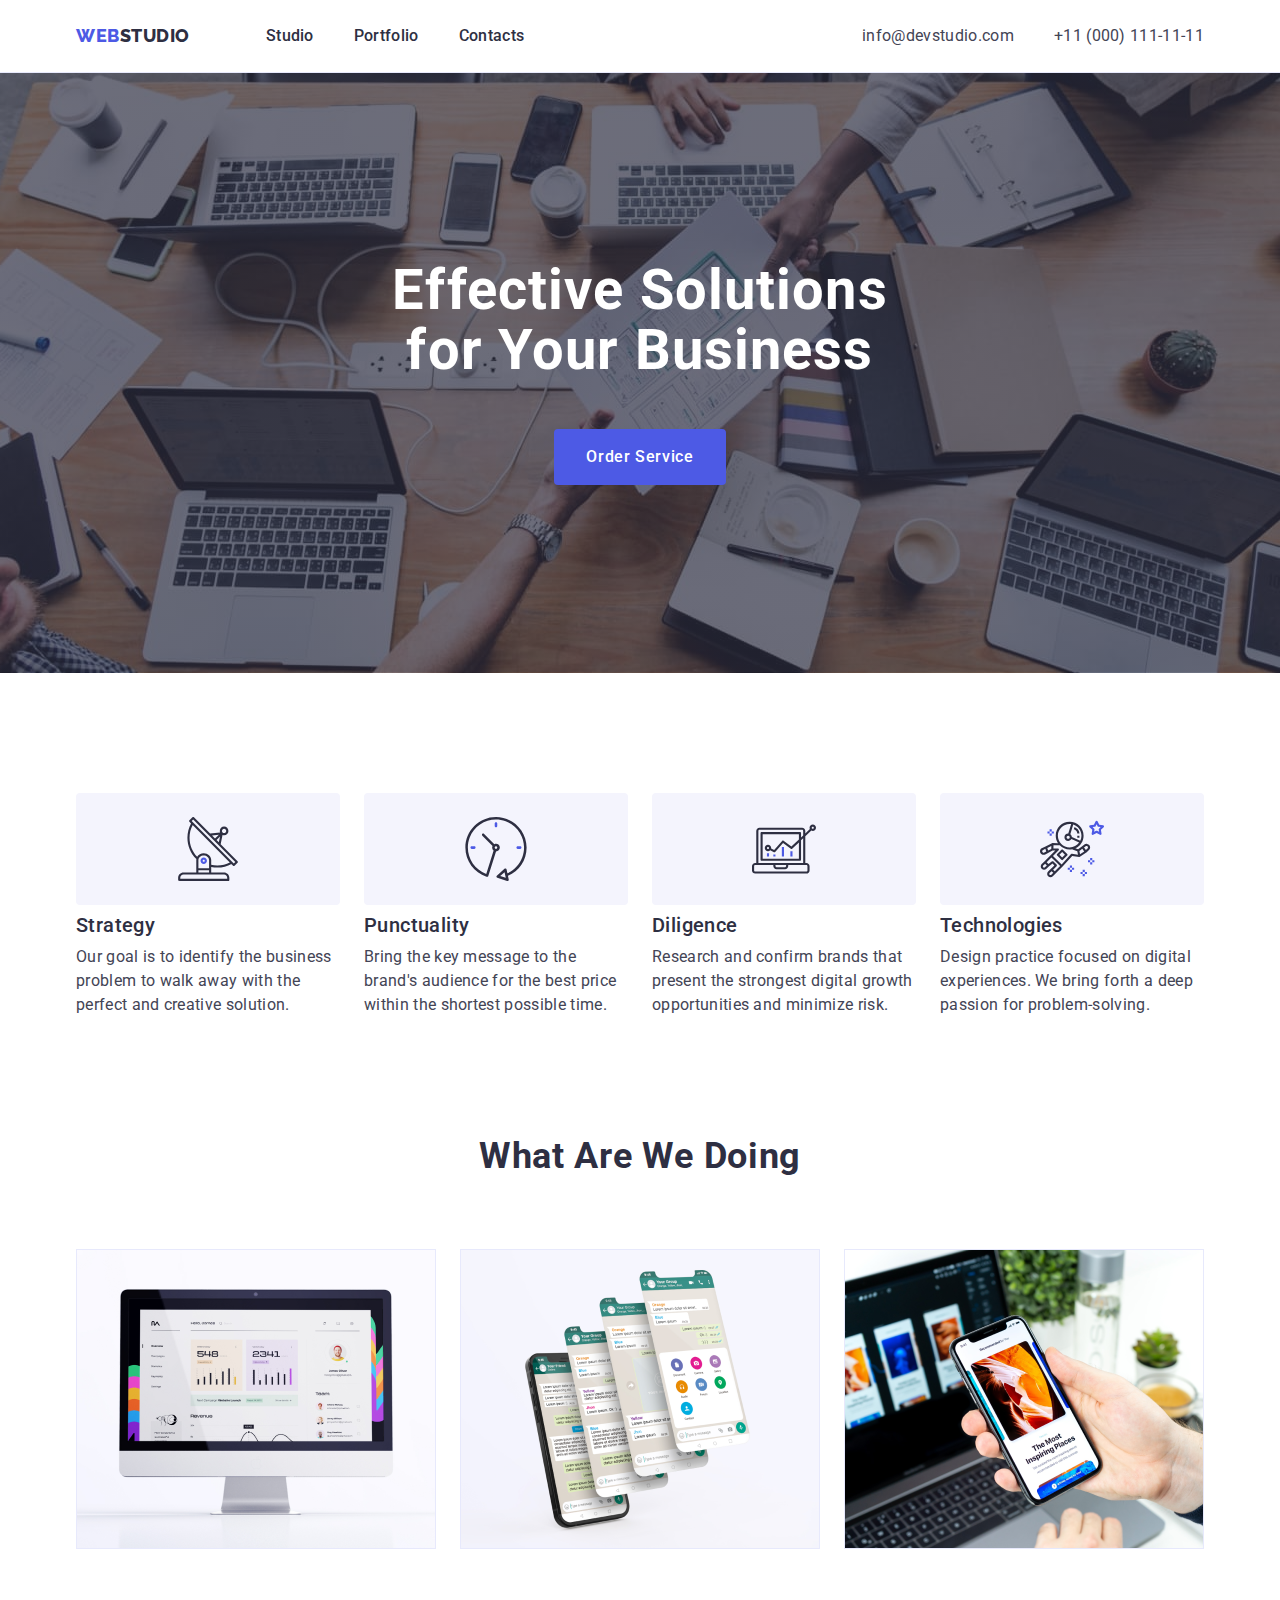
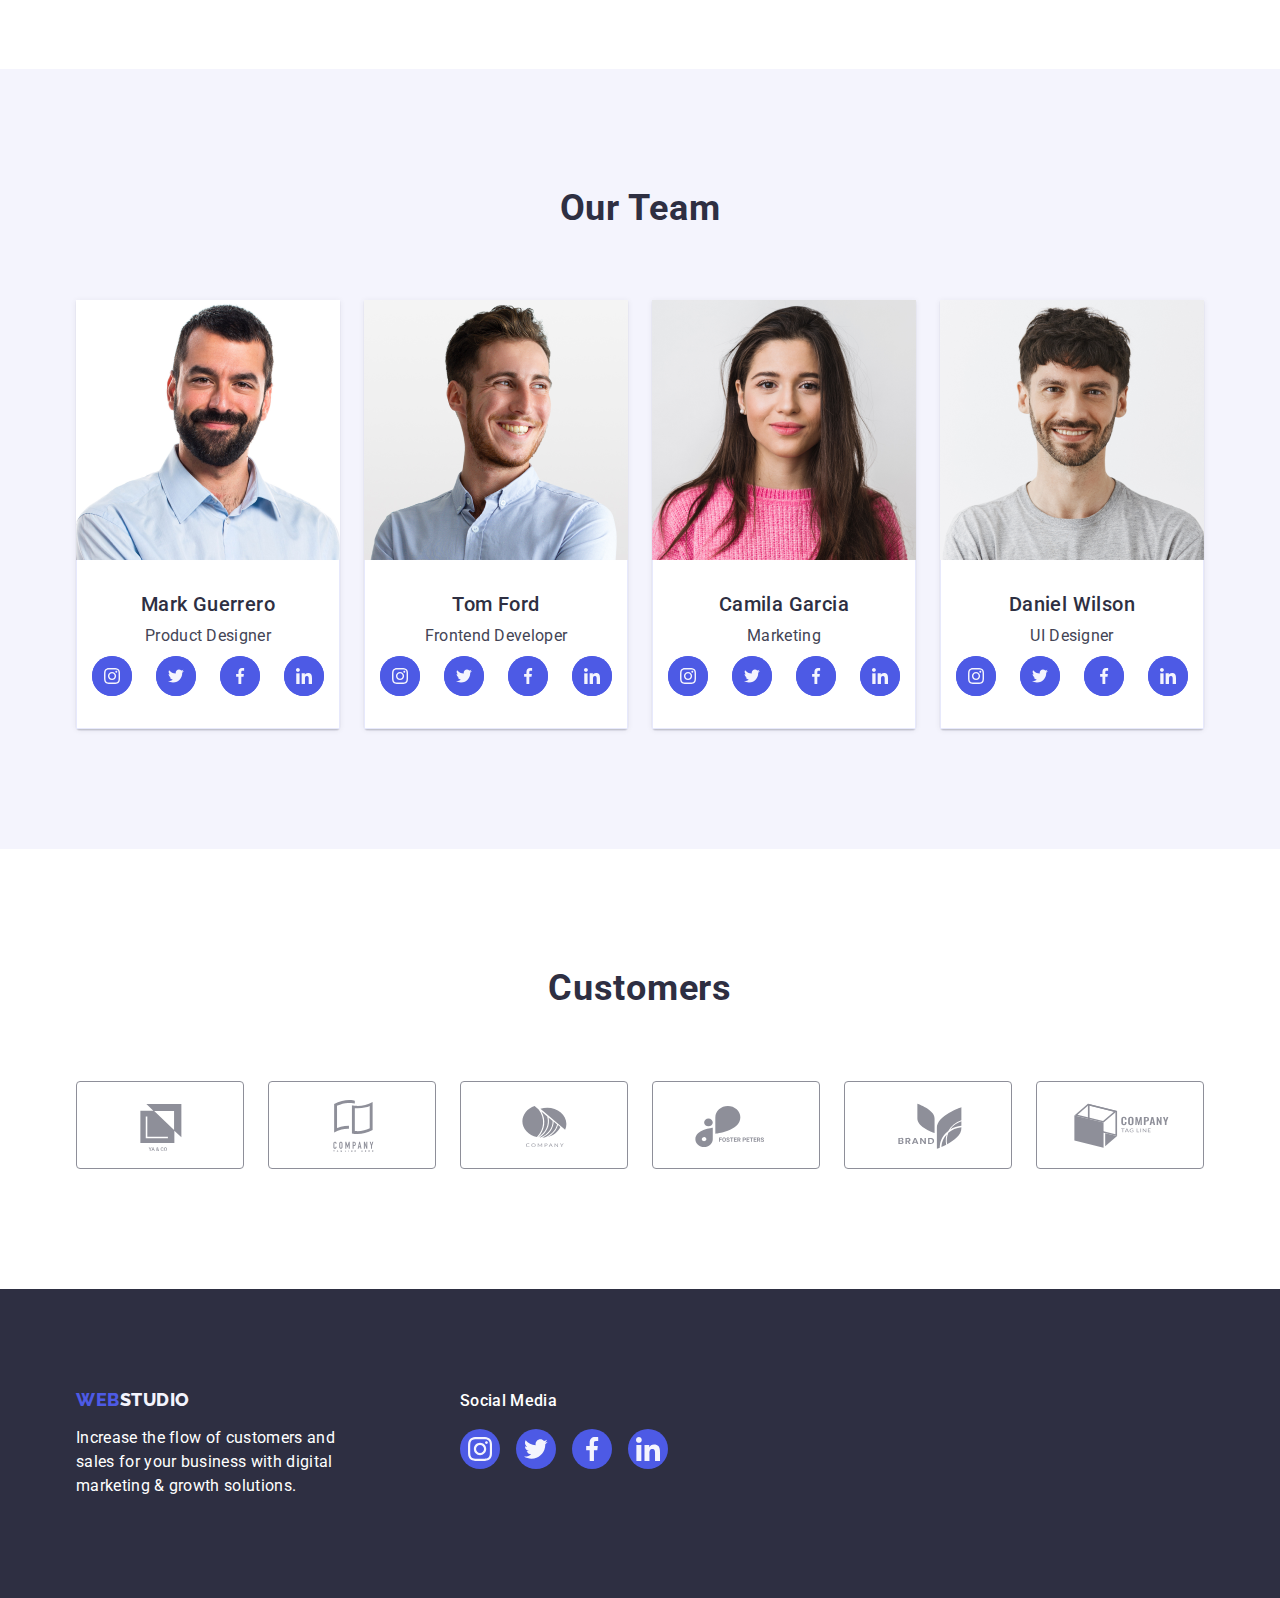
<file: index.html>
<!DOCTYPE html>
<html lang="en">
  <head>
    <meta charset="UTF-8" />
    <meta http-equiv="X-UA-Compatible" content="IE=edge" />
    <meta name="viewport" content="width=device-width, initial-scale=1.0" />
    <title>Main page</title>
    <link
      rel="stylesheet"
      href="https://cdnjs.cloudflare.com/ajax/libs/modern-normalize/1.0.0/modern-normalize.min.css"
    />
    <link rel="preconnect" href="https://fonts.googleapis.com" />
    <link rel="preconnect" href="https://fonts.gstatic.com" crossorigin />
    <link
      href="https://fonts.googleapis.com/css2?family=Raleway:wght@800&family=Roboto:wght@400;500;700;900&display=swap"
      rel="stylesheet"
    />

    <link rel="stylesheet" href="./css/styles.css" />
  </head>
  <body>
    <!-- =========HEADER======= -->
    <header class="header">
      <div class="header-menu container">
        <nav class="header-nav list">
          <a class="logo link" href="./index.html"
            >Web<span class="accent-studio">Studio</span></a
          >

          <ul class="menu-list list">
            <li class="menu-item current-li list">
              <a class="menu-link current link" href="./index.html">Studio</a>
            </li>
            <li class="menu-item list">
              <a class="menu-link link" href="./portfolio.html">Portfolio</a>
            </li>
            <li class="menu-item list">
              <a class="menu-link link" href="">Contacts</a>
            </li>
          </ul>
        </nav>

        <address class="address-link list header-nav">
          <ul class="menu-address list">
            <li class="menu-item list">
              <a class="mail-link link" href="mailto:info@devstudio.com"
                >info@devstudio.com</a
              >
            </li>

            <li class="menu-item list">
              <a class="mail-link link" href="tel:+110001111111"
                >+11 (000) 111-11-11</a
              >
            </li>
          </ul>
        </address>
      </div>
    </header>
    <!-- =========/HEADER======= -->

    <main class="main">
      <section class="hero">
        <div class="container">
          <h1 class="hero-title">Effective Solutions for Your Business</h1>
          <button class="btn-list" type="button">Order Service</button>
        </div>
      </section>

      <section class="section-text list">
        <div class="container container-text-icon">
          <h2 class="subtitle" hidden>Strategy</h2>
          <ul class="menu-subtitle list">
            <li class="items-li list">
              <div class="container-li-icon">
                <svg class="items-li-icon" width="64" height="64">
                  <use href="./images/icons.svg#antenna-1"></use>
                </svg>
              </div>

              <h3 class="caption-text">Strategy</h3>
              <p class="text-list">
                Our goal is to identify the business problem to walk away with
                the perfect and creative solution.
              </p>
            </li>

            <li class="items-li list">
              <div class="container-li-icon">
                <svg class="items-li-icon" width="64" height="64">
                  <use href="./images/icons.svg#clock-1"></use>
                </svg>
              </div>
              <h3 class="caption-text">Punctuality</h3>
              <p class="text-list">
                Bring the key message to the brand's audience for the best price
                within the shortest possible time.
              </p>
            </li>
            <li class="items-li list">
              <div class="container-li-icon">
                <svg class="items-li-icon" width="64" height="64">
                  <use href="./images/icons.svg#diagram-1"></use>
                </svg>
              </div>
              <h3 class="caption-text">Diligence</h3>
              <p class="text-list">
                Research and confirm brands that present the strongest digital
                growth opportunities and minimize risk.
              </p>
            </li>
            <li class="items-li list">
              <div class="container-li-icon">
                <svg class="items-li-icon" width="64" height="64">
                  <use href="./images/icons.svg#astronaut-1"></use>
                </svg>
              </div>
              <h3 class="caption-text">Technologies</h3>
              <p class="text-list">
                Design practice focused on digital experiences. We bring forth a
                deep passion for problem-solving.
              </p>
            </li>
          </ul>
        </div>
      </section>

      <section class="section-img list">
        <div class="container">
          <h2 class="title-list">What are we doing</h2>
          <ul class="menu-img list">
            <li class="pic-section list">
              <img src="./images/img-1.jpg" alt="laptop" width="360" />
            </li>
            <li class="pic-section list">
              <img src="./images/img-2.jpg" alt="pictures" width="360" />
            </li>
            <li class="pic-section list">
              <img src="./images/img-3.jpg" alt="phone" width="360" />
            </li>
          </ul>
        </div>
      </section>

      <section class="section-text-img list">
        <div class="container container-section-img">
          <h2 class="title-img">Our Team</h2>
          <ul class="menu-ul-list list">
            <li class="list thumb">
              <img src="./images/img-7.jpg" alt="foto" width="264" />
              <div class="container-heading">
                <h3 class="caption">Mark Guerrero</h3>
                <p class="text-img">Product Designer</p>
                <ul class="section-menu-icon list">
                  <li class="section-items-icon">
                    <a class="icon-link" href=" section-icon-list">
                      <svg class="items-ul-icon" width="16" height="16">
                        <use href="./images/icons.svg#instagram"></use>
                      </svg>
                    </a>
                  </li>
                  <li class="section-items-icon">
                    <a class="icon-link" href=" section-icon-list">
                      <svg class="items-ul-icon" width="16" height="16">
                        <use href="./images/icons.svg#twitter"></use>
                      </svg>
                    </a>
                  </li>
                  <li class="section-items-icon">
                    <a class="icon-link" href=" section-icon-list">
                      <svg class="items-ul-icon" width="16" height="16">
                        <use href="./images/icons.svg#facebook"></use>
                      </svg>
                    </a>
                  </li>
                  <li class="section-items-icon">
                    <a class="icon-link" href=" section-icon-list">
                      <svg class="items-ul-icon" width="16" height="16">
                        <use href="./images/icons.svg#linkedin"></use>
                      </svg>
                    </a>
                  </li>
                </ul>
              </div>
            </li>

            <li class="list thumb">
              <img src="./images/img-4.jpg" alt="foto" width="264" />
              <div class="container-heading">
                <h3 class="caption">Tom Ford</h3>
                <p class="text-img">Frontend Developer</p>
                <ul class="section-menu-icon list">
                  <li class="section-items-icon">
                    <a class="icon-link" href=" section-icon-list">
                      <svg class="items-ul-icon" width="16" height="16">
                        <use href="./images/icons.svg#instagram"></use>
                      </svg>
                    </a>
                  </li>
                  <li class="section-items-icon">
                    <a class="icon-link" href=" section-icon-list">
                      <svg class="items-ul-icon" width="16" height="16">
                        <use href="./images/icons.svg#twitter"></use>
                      </svg>
                    </a>
                  </li>
                  <li class="section-items-icon">
                    <a class="icon-link" href=" section-icon-list">
                      <svg class="items-ul-icon" width="16" height="16">
                        <use href="./images/icons.svg#facebook"></use>
                      </svg>
                    </a>
                  </li>
                  <li class="section-items-icon">
                    <a class="icon-link" href=" section-icon-list">
                      <svg class="items-ul-icon" width="16" height="16">
                        <use href="./images/icons.svg#linkedin"></use>
                      </svg>
                    </a>
                  </li>
                </ul>
              </div>
            </li>

            <li class="list thumb">
              <img src="./images/img-6.jpg" alt="foto" width="264" />
              <div class="container-heading">
                <h3 class="caption">Camila Garcia</h3>
                <p class="text-img">Marketing</p>
                <ul class="section-menu-icon list">
                  <li class="section-items-icon">
                    <a class="icon-link" href=" section-icon-list">
                      <svg class="items-ul-icon" width="16" height="16">
                        <use href="./images/icons.svg#instagram"></use>
                      </svg>
                    </a>
                  </li>
                  <li class="section-items-icon">
                    <a class="icon-link" href=" section-icon-list">
                      <svg class="items-ul-icon" width="16" height="16">
                        <use href="./images/icons.svg#twitter"></use>
                      </svg>
                    </a>
                  </li>
                  <li class="section-items-icon">
                    <a class="icon-link" href=" section-icon-list">
                      <svg class="items-ul-icon" width="16" height="16">
                        <use href="./images/icons.svg#facebook"></use>
                      </svg>
                    </a>
                  </li>
                  <li class="section-items-icon">
                    <a class="icon-link" href=" section-icon-list">
                      <svg class="items-ul-icon" width="16" height="16">
                        <use href="./images/icons.svg#linkedin"></use>
                      </svg>
                    </a>
                  </li>
                </ul>
              </div>
            </li>

            <li class="list thumb">
              <img src="./images/img-5.jpg" alt="foto" width="264" />
              <div class="container-heading">
                <h3 class="caption">Daniel Wilson</h3>
                <p class="text-img">UI Designer</p>
                <ul class="section-menu-icon list">
                  <li class="section-items-icon">
                    <a class="icon-link" href=" section-icon-list">
                      <svg class="items-ul-icon" width="16" height="16">
                        <use href="./images/icons.svg#instagram"></use>
                      </svg>
                    </a>
                  </li>
                  <li class="section-items-icon">
                    <a class="icon-link" href=" section-icon-list">
                      <svg class="items-ul-icon" width="16" height="16">
                        <use href="./images/icons.svg#twitter"></use>
                      </svg>
                    </a>
                  </li>
                  <li class="section-items-icon">
                    <a class="icon-link" href=" section-icon-list">
                      <svg class="items-ul-icon" width="16" height="16">
                        <use href="./images/icons.svg#facebook"></use>
                      </svg>
                    </a>
                  </li>
                  <li class="section-items-icon">
                    <a class="icon-link" href=" section-icon-list">
                      <svg class="items-ul-icon" width="16" height="16">
                        <use href="./images/icons.svg#linkedin"></use>
                      </svg>
                    </a>
                  </li>
                </ul>
              </div>
            </li>
          </ul>
        </div>
      </section>
      <section class="customer-section">
        <div class="container">
          <h2 class="title-img">Customers</h2>
          <ul class="customer-section-menu list">
            <li class="customer-section-items">
              <a class="customer-section-link customer-container-icon" href="">
                <svg class="customer-icon" width="104" height="56">
                  <use href="./images/icons.svg#Logo"></use>
                </svg>
              </a>
            </li>
            <li class="customer-section-items">
              <a class="customer-section-link customer-container-icon" href="">
                <svg class="customer-icon" width="104" height="56">
                  <use href="./images/icons.svg#Logo-1"></use>
                </svg>
              </a>
            </li>

            <li class="customer-section-items">
              <a class="customer-section-link customer-container-icon" href="">
                <svg class="customer-icon" width="104" height="56">
                  <use href="./images/icons.svg#Logo-2"></use>
                </svg>
              </a>
            </li>

            <li class="customer-section-items">
              <a class="customer-section-link customer-container-icon" href="">
                <svg class="customer-icon" width="104" height="56">
                  <use href="./images/icons.svg#Logo-3"></use>
                </svg>
              </a>
            </li>

            <li class="customer-section-items">
              <a class="customer-section-link customer-container-icon" href="">
                <svg class="customer-icon" width="104" height="56">
                  <use href="./images/icons.svg#Logo-4"></use>
                </svg>
              </a>
            </li>

            <li class="customer-section-items">
              <a class="customer-section-link customer-container-icon" href="">
                <svg class="customer-icon" width="104" height="56">
                  <use href="./images/icons.svg#Logo-5"></use>
                </svg>
              </a>
            </li>
          </ul>
        </div>
      </section>
    </main>

    <footer class="footer">
      <div class="container container-social">
        <div class="container-footer">
          <a class="logo-link link logo-accent" href="./index.html"
            >Web<span class="accent">Studio</span></a
          >
          <p class="text-subject">
            Increase the flow of customers and sales for your business with
            digital marketing & growth solutions.
          </p>
        </div>
        <div class="social-icon-section">
          <p class="title-social">Social media</p>
          <ul class="icon-menu list">
            <li class="social-item">
              <a
                class="social-link"
                href=""
                target="_blank"
                rel="noopener noreferer"
              >
                <svg class="social-icon" width="24" height="24">
                  <use href="./images/icons.svg#instagram"></use>
                </svg>
              </a>
            </li>
            <li class="social-item">
              <a
                class="social-link"
                href=""
                target="_blank"
                rel="noopener noreferer"
              >
                <svg class="social-icon" width="24" height="24">
                  <use href="./images/icons.svg#twitter"></use>
                </svg>
              </a>
            </li>
            <li class="social-item">
              <a
                class="social-link"
                href=""
                target="_blank"
                rel="noopener noreferer"
              >
                <svg class="social-icon" width="24" height="24">
                  <use href="./images/icons.svg#facebook"></use>
                </svg>
              </a>
            </li>
            <li class="social-item">
              <a
                class="social-link"
                href=""
                target="_blank"
                rel="noopener noreferer"
              >
                <svg class="social-icon" width="24" height="24">
                  <use href="./images/icons.svg#linkedin"></use>
                </svg>
              </a>
            </li>
          </ul>
        </div>
      </div>
    </footer>
  </body>
</html>
</file>
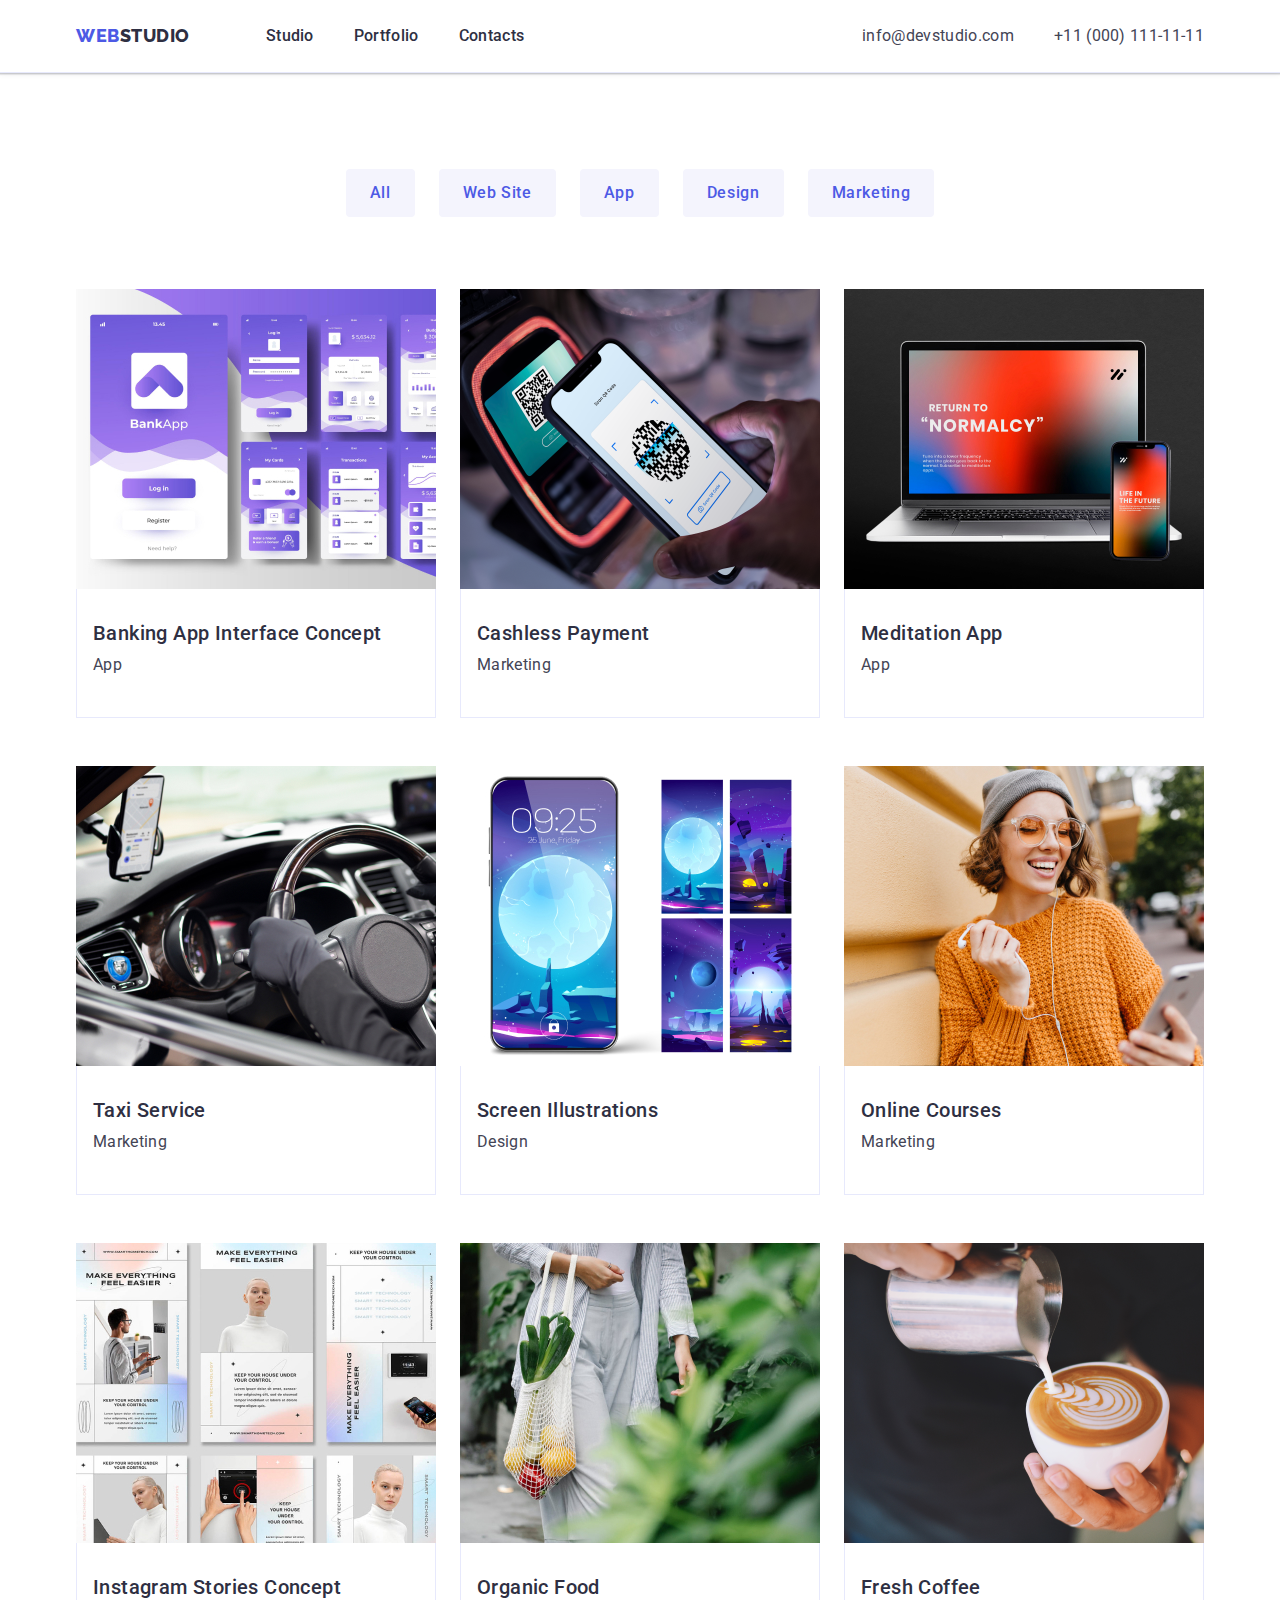
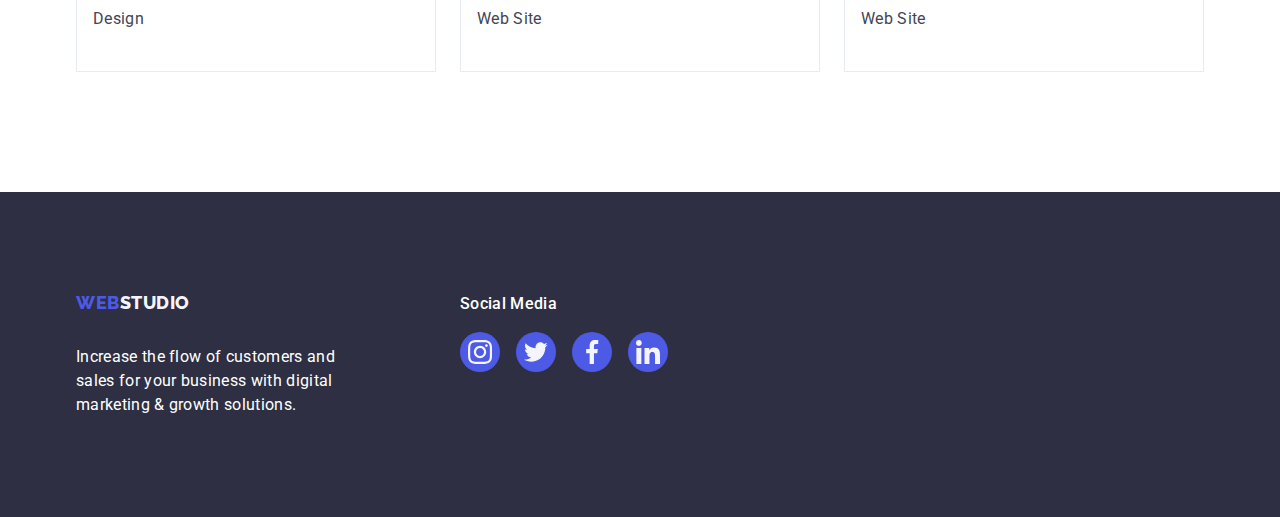
<file: portfolio.html>
<!DOCTYPE html>
<html lang="en">
  <head>
    <meta charset="UTF-8" />
    <meta http-equiv="X-UA-Compatible" content="IE=edge" />
    <meta name="viewport" content="width=device-width, initial-scale=1.0" />
    <title>Portfolio</title>

    <link rel="preconnect" href="https://fonts.googleapis.com" />
    <link rel="preconnect" href="https://fonts.gstatic.com" crossorigin />
    <link
      href="https://fonts.googleapis.com/css2?family=Raleway:wght@800&family=Roboto:wght@400;500;700;900&display=swap"
      rel="stylesheet"
    />

    <link
      rel="stylesheet"
      href="https://cdnjs.cloudflare.com/ajax/libs/modern-normalize/1.0.0/modern-normalize.min.css"
    />
    <link rel="stylesheet" href="./css/styles.css" />
  </head>
  <body>
    <!-- HEADER -->
    <header class="header">
      <div class="header-nav container">
        <nav class="navigation list header-nav">
          <a class="logo link" href="./index.html"
            >Web<span class="accent-studio">Studio</span></a
          >

          <ul class="menu-list list">
            <li class="menu-item list">
              <a class="menu-link link" href="./index.html">Studio</a>
            </li>
            <li class="menu-item list">
              <a class="menu-link link" href="./portfolio.html"> Portfolio</a>
            </li>
            <li class="menu-item list">
              <a class="menu-link link" href="">Contacts</a>
            </li>
          </ul>
        </nav>
        <address class="address-link header-nav">
          <ul class="menu-address list">
            <li class="menu-item">
              <a class="mail-link link" href="maito:info@devstudio.com"
                >info@devstudio.com</a
              >
            </li>
            <li class="menu-item">
              <a class="mail-link link" href="tel:+11(000)1111111"
                >+11 (000) 111-11-11</a
              >
            </li>
          </ul>
        </address>
      </div>
    </header>

    <main class="main">
      <!-- ================================================= -->
      <section class="section-button list">
        <div class="container">
          <h1 hidden>button</h1>
          <ul class="btn-modal list">
            <li class="item">
              <button class="btn-text" type="button">All</button>
            </li>
            <li class="item">
              <button class="btn-text" type="button">Web Site</button>
            </li>
            <li class="item">
              <button class="btn-text" type="button">App</button>
            </li>
            <li class="item">
              <button class="btn-text" type="button">Design</button>
            </li>
            <li class="item">
              <button class="btn-text" type="button">Marketing</button>
            </li>
          </ul>

          <!-- <div class="container-ul-img"> -->
          <ul class="menu-ul list">
            <li class="item-images">
              <a href="" class="link item-images-link">
                <img src="./images/img-8.jpg" alt="BankApp" width="360" />

                <div class="container-heading-text">
                  <h2 class="headin-caption">Banking App Interface Concept</h2>
                  <p class="headin-text-img">App</p>
                </div>
              </a>
            </li>

            <li class="item-images">
              <a href="" class="link item-images-link">
                <img src="./images/img-17.jpg" alt="Scan QR code" width="360" />

                <div class="container-heading-text">
                  <h2 class="headin-caption">Cashless Payment</h2>
                  <p class="headin-text-img">Marketing</p>
                </div>
              </a>
            </li>

            <li class="item-images">
              <a href="" class="link item-images-link">
                <img src="./images/img-10.jpg" alt="laptop" width="360" />

                <div class="container-heading-text">
                  <h2 class="headin-caption">Meditation App</h2>
                  <p class="headin-text-img">App</p>
                </div>
              </a>
            </li>

            <li class="item-images">
              <a href="" class="link item-images-link">
                <img src="./images/img-11.jpg" alt="car" width="360" />

                <div class="container-heading-text">
                  <h2 class="headin-caption">Taxi Service</h2>
                  <p class="headin-text-img">Marketing</p>
                </div>
              </a>
            </li>

            <li class="item-images">
              <a href="" class="link item-images-link">
                <img src="./images/img-12.jpg" alt="picture" width="360" />

                <div class="container-heading-text">
                  <h2 class="headin-caption">Screen Illustrations</h2>
                  <p class="headin-text-img">Design</p>
                </div>
              </a>
            </li>

            <li class="item-images">
              <a href="" class="link item-images-link">
                <img src="./images/img-13.jpg" alt="girl" width="360" />

                <div class="container-heading-text">
                  <h2 class="headin-caption">Online Courses</h2>
                  <p class="headin-text-img">Marketing</p>
                </div>
              </a>
            </li>

            <li class="item-images">
              <a href="" class="link item-images-link">
                <img src="./images/img-14.jpg" alt="style" width="360" />

                <div class="container-heading-text">
                  <h2 class="headin-caption">Instagram Stories Concept</h2>
                  <p class="headin-text-img">Design</p>
                </div>
              </a>
            </li>

            <li class="item-images">
              <a href="" class="link item-images-link">
                <img src="./images/img-15.jpg" alt="food" width="360" />

                <div class="container-heading-text">
                  <h2 class="headin-caption">Organic Food</h2>
                  <p class="headin-text-img">Web Site</p>
                </div>
              </a>
            </li>

            <li class="item-images">
              <a href="" class="link item-images-link">
                <img src="./images/img-16.jpg" alt="coffee" width="360" />

                <div class="container-heading-text">
                  <h2 class="headin-caption">Fresh Coffee</h2>
                  <p class="headin-text-img">Web Site</p>
                </div>
              </a>
            </li>
          </ul>
        </div>
      </section>
    </main>
    <!-- ======================================= -->
    <footer class="footer">
      <div class="container container-social">
        <div class="container-footer">
          <a class="logo-link link logo-accent" href="./index.html"
            >Web<span class="accent logo-accent">Studio</span></a
          >
          <p class="text-paragreph">
            Increase the flow of customers and sales for your business with
            digital marketing & growth solutions.
          </p>
        </div>
        <div class="social-icon-section">
          <h2 class="title-social">Social media</h2>
          <ul class="list icon-menu">
            <li class="social-item">
              <a
                class="social-link"
                href=""
                target="_blank"
                rel="noopener noreferer"
              >
                <svg class="social-icon" width="24" height="24">
                  <use href="./images/icons.svg#instagram"></use>
                </svg>
              </a>
            </li>
            <li class="social-item">
              <a class="social-link" href="">
                <svg class="social-icon" width="24" height="24">
                  <use href="./images/icons.svg#twitter"></use>
                </svg>
              </a>
            </li>
            <li class="social-item">
              <a class="social-link" href="">
                <svg class="social-icon" width="24" height="24">
                  <use href="./images/icons.svg#facebook"></use>
                </svg>
              </a>
            </li>
            <li class="social-item">
              <a class="social-link" href="">
                <svg class="social-icon" width="24" height="24">
                  <use href="./images/icons.svg#linkedin"></use>
                </svg>
              </a>
            </li>
          </ul>
        </div>
      </div>
    </footer>
  </body>
</html>
</file>
<file: css/styles.css>
:root {
    --secondary-text-color: #4d5ae5;

}

body {
    font-family: "Roboto", sans-serif;
    color: #434455;
    background-color: #ffffff
}

/* Reset */
.list {
    list-style: none;

}

.link {
    text-decoration: none;
}

h1,
h2,
h3,
h4,
ul,p {
    margin: 0;
    padding: 0;
}
/* /Reset */


.container {

    width: 1158px;
padding-left: 15px;
padding-right: 15px;
    margin-left: auto;
    margin-right: auto;
/* outline: solid tomato 2px; */
}

img{
    max-width: 100%;
    display:block;
    height: auto;
}
/* ======================================================================== */
/*                   Header                                                 */
/* ======================================================================== */

header {
    border-bottom: 1px solid #E7E9FC;
    box-shadow: 0px 2px 1px rgba(46, 47, 66, 0.08), 0px 1px 1px rgba(46, 47, 66, 0.16), 0px 1px 6px rgba(46, 47, 66, 0.08);
}
.header-menu{
    display: flex;
    align-items:center ;
   
}

.header-nav {
    display: flex;
    align-items: center;
    
}

/* ================логотип============== */
.logo {
    margin-right: 76px;
    
    font-family: "Raleway", sans-serif;
    font-weight: 800;
    font-size: 18px;
    line-height: 1.17;
    letter-spacing: 0.03em;
    text-transform: uppercase;
    color: #4D5AE5;
    text-decoration: none;
}
.accent-studio {
    display: inline-block;
    font-family: "Raleway", sans-serif;
    font-weight: 800;
    font-size: 18px;
    line-height: 1.17;
    letter-spacing: 0.03em;
    text-transform: uppercase;
    color: #2E2F42;
}

.logo:hover,
.logo:focus,
.accent-studio:hover,
.accent-studio:focus {
    color: #404BBF
}

/* =====================/логотип =======================*/
/* ================список посилань =================*/
.menu-list {
    display: flex;
    gap:40px;
  
    font-weight: 500;
    font-size: 16px;
    line-height: 1.15;
    letter-spacing: 0.02em;
    color: #2E2F42;
}
 
.menu-list .menu-link {
    display: block;
    padding-top: 24px;
    padding-bottom: 24px;
    font-weight: 500;
    font-size: 16px;
    line-height: 1.5;
    letter-spacing: 0.02em;

    color: #2E2F42;
}

.menu-link:hover,
.menu-link:focus{
    color: #404BBF
}
/* ========================/список посилань=====================*/


/* ===========================адреса==================== */
.address-link {
    margin-left: auto;
    list-style: none;
    font-style: normal;
}

.menu-address {
    display: flex;
    font-style: normal;
    list-style: none;
    gap: 40px;
}

.mail-link {
    font-style: normal;
    font-style: normal;
    font-size: 16px;
    line-height: 1.5;
    letter-spacing: 0.02em;
    color: #434455
}

.mail-link:hover,
.mail-link:focus {
    color: #404BBF;

}

.tel-link:hover,
.tel-link:focus {
    color: #404BBF;
}

/*=============================/адреса================================ */

/* ======================================================================== */
/*               / Header                                                   */
/* ======================================================================== */


/* ======================================================================== */
/*                    Main                                                  */
/* ======================================================================== */

/* ================заголовок-кнопка 1-section ================*/
.hero {
    padding-top: 188px ;
    padding-bottom: 188px;
    background-color: #2e2f42;max-width: 1440px;
    margin-right: auto;
    margin-left:auto ;
    background-image: linear-gradient( rgba(46,47,66,0.7),rgba(46, 47, 66, 0.7)),
    url(../images/img.jpg);
    background-position: center;
    background-repeat: no-repeat;
    background-size: cover;
}

.hero-title {
    max-width: 496px;
    margin-right: auto;
    margin-left: auto;
    margin-bottom: 48px;
    
 
    font-size: 56px;
    line-height: 1.07;
    text-align: center;
    letter-spacing: 0.02em;
    color: #ffffff;
}

.btn-list {    
    display:block;
    min-width: 169px;
   height:56px;
   border: none;
   margin-left: auto;
   margin-right: auto;
    border-radius: 4px;
    padding: 16px 32px;

    font-family: "Roboto", sans-serif;
    background-color: #4D5AE5;
    font-weight: 500;
    font-size: 16px;
    line-height: 1.5;
    letter-spacing: 0.04em;
    color: #ffffff;
    cursor: pointer;
}

.btn-list:hover,
.btn-list:focus {
    background: #404BBF;
    color: #ffffff;
    border: 1px solid transparent;
}

/* ===================/заголовок-кнопка 1-section============== */


/* ====================2-section=============== */
.section-text{
    padding-top:120px;
    padding-bottom:120px;
}

.menu-subtitle {
    display: flex;
    flex-wrap: wrap;
    padding: 0;
    margin: 0;
gap:24px;
}

.items-li {
    width: 264px;
   
}
.container-li-icon{
    display: flex;
    align-items: center;
    justify-content: center;
    height:112px;
    background-color:#f4f4fd;
    border-radius: 4px;
    margin-bottom:8px;

}

.items-li-icon{
background: #F4F4FD;
border-radius: 4px;
display: flex;
    align-items: center;
    justify-content: center;

}
.items-li:nth-child(4n){

    margin-right: 0;
}

.menu-subtitle > .item-li{
    flex-basis:calc(100% - 3 * 24px)
}
 .caption-text{
    
        margin-bottom: 8px;
        font-family: "Roboto",
            sans-serif;
        font-weight: 500;
        font-size: 20px;
        line-height: 1.2;
        letter-spacing: 0.02em;
        color: #2e2f42;
    }
 

.caption {
    text-align: center;
    margin-bottom: 8px;
    font-family: "Roboto",
        sans-serif;
    font-weight: 500;
    font-size: 20px;
    line-height: 1.2;
    letter-spacing: 0.02em;
    color: #2e2f42;
}

.text-list {
    margin:0;
    font-weight: 400;
    font-size: 16px;
    line-height: 1.5;
    letter-spacing: 0.02em;
    color: #434455;
}
/* ==================/2-section=============== */

/* ==================3-section=============== */

.section-img{
    padding-bottom: 120px;
}

.title-list {

   margin-bottom: 72px;
    font-family: "Roboto",
        sans-serif;
    font-weight: 700;
    font-size: 36px;
    line-height: 1.11;
    letter-spacing: 0.02em;
    text-align: center;
    color: #2e2f42;
    text-transform: capitalize;
    background-color: #ffffff;
}

.menu-img {
    display: flex;
    gap: 24px; 
}

.pic-section {
  
 width: calc((100% - 48px) / 3);
}

/* ==================/3-section=============== */
/* =================4-section=============== */
.section-text-img{
background: #F4F4FD;
    padding-top: 120px;
    padding-bottom: 120px;
}

.container-section-img

.title-img {
 
    margin-bottom: 72px;
    font-family: "Roboto", sans-serif;
    font-weight: 700;
    font-size: 36px;
    line-height: 1.1;
    letter-spacing: 0.02em;
    text-align: center;
    color: #2E2F42;
    text-transform: capitalize;
}
   
.menu-ul-list{
    display:flex;
    gap:24px;
}
.menu-ul-list {
      
flex-basis: calc((100% - 72px) / 4);
}

.thumb {

    width: 264px;
    background: #FFFFFF;
    box-shadow: 0px 1px 6px  rgba(46, 47, 66, 0.08), 0px 1px 1px rgba(46, 47, 66, 0.16), 0px 2px 1px rgba(46, 47, 66, 0.08);
    border-radius: 0px 0px 4px 4px;
    flex-basis: calc((100% - 3 * 24px) / 4);
   
}

.thumb:nth-child(4n){
margin-right: 0;
}

.container-heading {
border: 1px solid #E7E9FC;
border-top:none;
   padding: 32px 0px ;
 /* border-radius: 0px 0px 4px 4px; */

}
.container-heading-text {
    border: 1px solid #E7E9FC;
    border-top: none;
    padding: 32px 16px;
    /* border-radius: 0px 0px 4px 4px; */

}


.text-img {
    margin-bottom: 8px;
    text-align:center;
    font-size: 16px;
    line-height: 1.5;
    letter-spacing: 0.02em;
    color: #434455;

}

.section-menu-icon{
  display: flex;
  gap: 24px;
  justify-content: center;
        
}

.section-items-icon{
    width: 40px;
    height: 40px;

    display: flex;
    justify-content: center;
    align-items: center;
    border-radius: 50%;
    background-color: rgba(77, 90, 229, 1);

}

.icon-link{
    width: 100%;
    height:100%;
    background-color: #4D5AE5;
    border-radius: 50%;
    display: flex;
    align-items: center;
    justify-content: center;
}
.icon-link:hover,
.icon-link:focus{
    background-color: #404bbf;}

.items-ul-icon{
    display: flex;
        justify-content: center;
        align-items: center;
        fill: #f4f4fd
}


/* =================/4-section=============== */


.text-subject {
    margin: 0;
    max-width: 264px;
    text-transform: none;
    font-weight: 400;
    font-family: "Roboto", sans-serif;
    font-size: 16px;
    line-height: 1.5;
    letter-spacing: 0.02em;
    color: #ffffff;
}

.text-paragreph {
    max-width: 264px;
     margin: 0;
    text-transform: none;
    font-weight: 400;
    font-family: "Roboto", sans-serif;
    font-size: 16px;
    line-height: 1.5;
    letter-spacing: 0.02em;
    color: #ffffff;
}



/* ======================================================================== */
/*                    /Main                                                  */
/* ======================================================================== */

/* ======================================================================== */
/*                    Footer                                                */
/* ======================================================================== */
/* footer */
.footer {
   
    margin-top: 0;
    margin-bottom: 0;
    padding: 100px 0;

    background-color: #2E2F42;
    font-family: "Raleway", sans-serif;
    font-weight: 800;
    font-size: 18px;
    line-height: 1.17;
    letter-spacing: 0.03em;
    text-transform: uppercase;
    color: #4D5AE5;

}
/* /footer */

/* Social-link */

.container-social{
    display: flex;
    align-items: baseline;
   /* margin-right:120px; */
}
/* /Social-link */
.container-footer{ margin-right: 120px;
       
}

/* logo */
.logo-link{

    font-family: "Raleway", sans-serif;
    font-weight: 800;
    font-size: 18px;
    line-height: 1.17;
    letter-spacing: 0.03em;
    text-transform: uppercase;
    color: #4D5AE5;
    text-decoration: none;
}

.accent {
    font-family: 'Raleway' sans-serif;
    font-weight: 800;
    font-size: 18px;
    line-height: 1.17;
    letter-spacing: 0.03em;
    text-transform: uppercase;
    color: #F4F4FD;
}

.logo:hover,
.logo:focus,
.accent:hover,
.accent:focus {
    color: #404BBF
}
/* /logo */

/* Social-link */


.title-social{
font-family: 'Roboto';
    margin-bottom:16px ;
    font-weight: 500;
    font-size: 16px;
    line-height: 1.5;
    letter-spacing: 0.02em;
    color: #FFFFFF;
    text-transform: capitalize;
}
.icon-menu{
    display: flex;
    gap: 16px;
   
    width: 208px;
}
.social-item{
    width: 40px;
    height: 40px;
}

.social-link{
    display: flex;
    align-items: center;
    justify-content: center;
    width: 100%;
    height: 100%;
    border-radius: 50%;
    background-color: #4d5ae5;
    
    
}
.social-link:hover,
.social-link:focus{

    background: #31d0aa;

}

.social-icon{

    display: flex;
    justify-content: center;
    align-items: center;
    fill:rgba(244, 244, 253, 1);
    
}
/* /Social-link */



/* ======================================================================== */
/*                  / Footer                                                 */
/* ======================================================================== */


/* ======================================================================== */
/*                      Portfolio                                           */
/* ======================================================================== */


.logo-accent { 
    display: inline-block;
   
    padding: 0px;
   margin-bottom: 16px;
   
}

.section-button{
    padding-top: 96px;
    padding-bottom:120px;
}


.btn-modal{
    display: flex;
    justify-content: center;
    gap:24px;

    margin-bottom: 72px;
    margin-left: auto;
    margin-right: auto;
   
    
    
}
.btn-text {
    display: inline-block;
    border-radius: 4px;
    padding: 12px 24px 12px 24px;
    border: none;
    /* /* border: 1px solid #E7E9FC; */
    /* border: 1px solid #e7e9fc;  */

    font-family: "Roboto", sans-serif;
    background-color: #F4F4FD;
    font-weight: 500;
    font-size: 16px;
    line-height: 1.5;
    letter-spacing: 0.04em;
    color: #4d5ae5;
    cursor: pointer;
}



.btn-text:hover,
.btn-text:focus {
    background: #404BBF;

    color: #ffffff;
    box-shadow:0px 3px 1px rgba(0, 0, 0, 0.1), 0px 2px 1px rgba(0, 0, 0, 0.08), 0px 2px 2px rgba(0, 0, 0, 0.12);
}

.item-images-link{
    display: block;

}

.item-images-link:hover,
.item-images-link:focus{
    box-shadow: 0px 1px 6px rgba(46, 47, 66, 0.08),
            0px 1px 1px rgba(46, 47, 66, 0.16),
            0px 2px 1px rgba(46, 47, 66, 0.08);
    }

.menu-ul{
    display: flex;
        gap: 24px;
        flex-wrap: wrap;
       column-gap: 24px;
       row-gap: 48px;
}
.item-images {
   /* border: 1px solid #E7E9FC ; */
    width: calc((100% - 48px) / 3);

}
.headin-caption{margin-bottom: 8px;
        font-family: "Roboto",
            sans-serif;
        font-weight: 500;
        font-size: 20px;
        line-height: 1.2;
        letter-spacing: 0.02em;
        color: #2e2f42;}
    .headin-text-img{
        margin-bottom: 8px;
            
            font-size: 16px;
            line-height: 1.5;
            letter-spacing: 0.02em;
            color: #434455;
    }

/* ======================================================================== */
/*                      Portfolio                                           */
/* ======================================================================== */


/* ======================================================================== */
 /*                       Customer -section                                  */
 /* ======================================================================== */
  /* П'ята Секція */
   .customer-section{
    padding-top:120px;
    padding-bottom: 120px;

   }
   .title-img {
       margin-bottom: 72px;
       font-family: "Roboto", sans-serif;
       font-weight: 700;
       font-size: 36px;
       line-height: 1.1;
       letter-spacing: 0.02em;
       text-align: center;
       color: #2E2F42;
       text-transform: capitalize;
   }
   
   .customer-section-menu{
      display: flex;   
       gap: 24px;
       
   }

.customer-section-items{

    width: calc((100% - 120px) / 6);
    height: 88px;
       
   }
.customer-section-link{
    width: 100%;
    height: 100%;
    border:1px solid #8e8f99;
    border-radius: 4px;

       display: flex;
        justify-content: center;
        align-items: center;
        color: #8E8F99;
}

.customer-icon{
    fill: currentColor;
   }

  .customer-container-icon:hover ,
  .customer-container-icon:focus{ 
border-color: 1px solid #404bbf;
   color: #404BBF;
border: 1px solid #404bbf;
    
}
/* ======================================================================== */
/*                                   Customer -section                       */
/* ======================================================================== */
</file>
